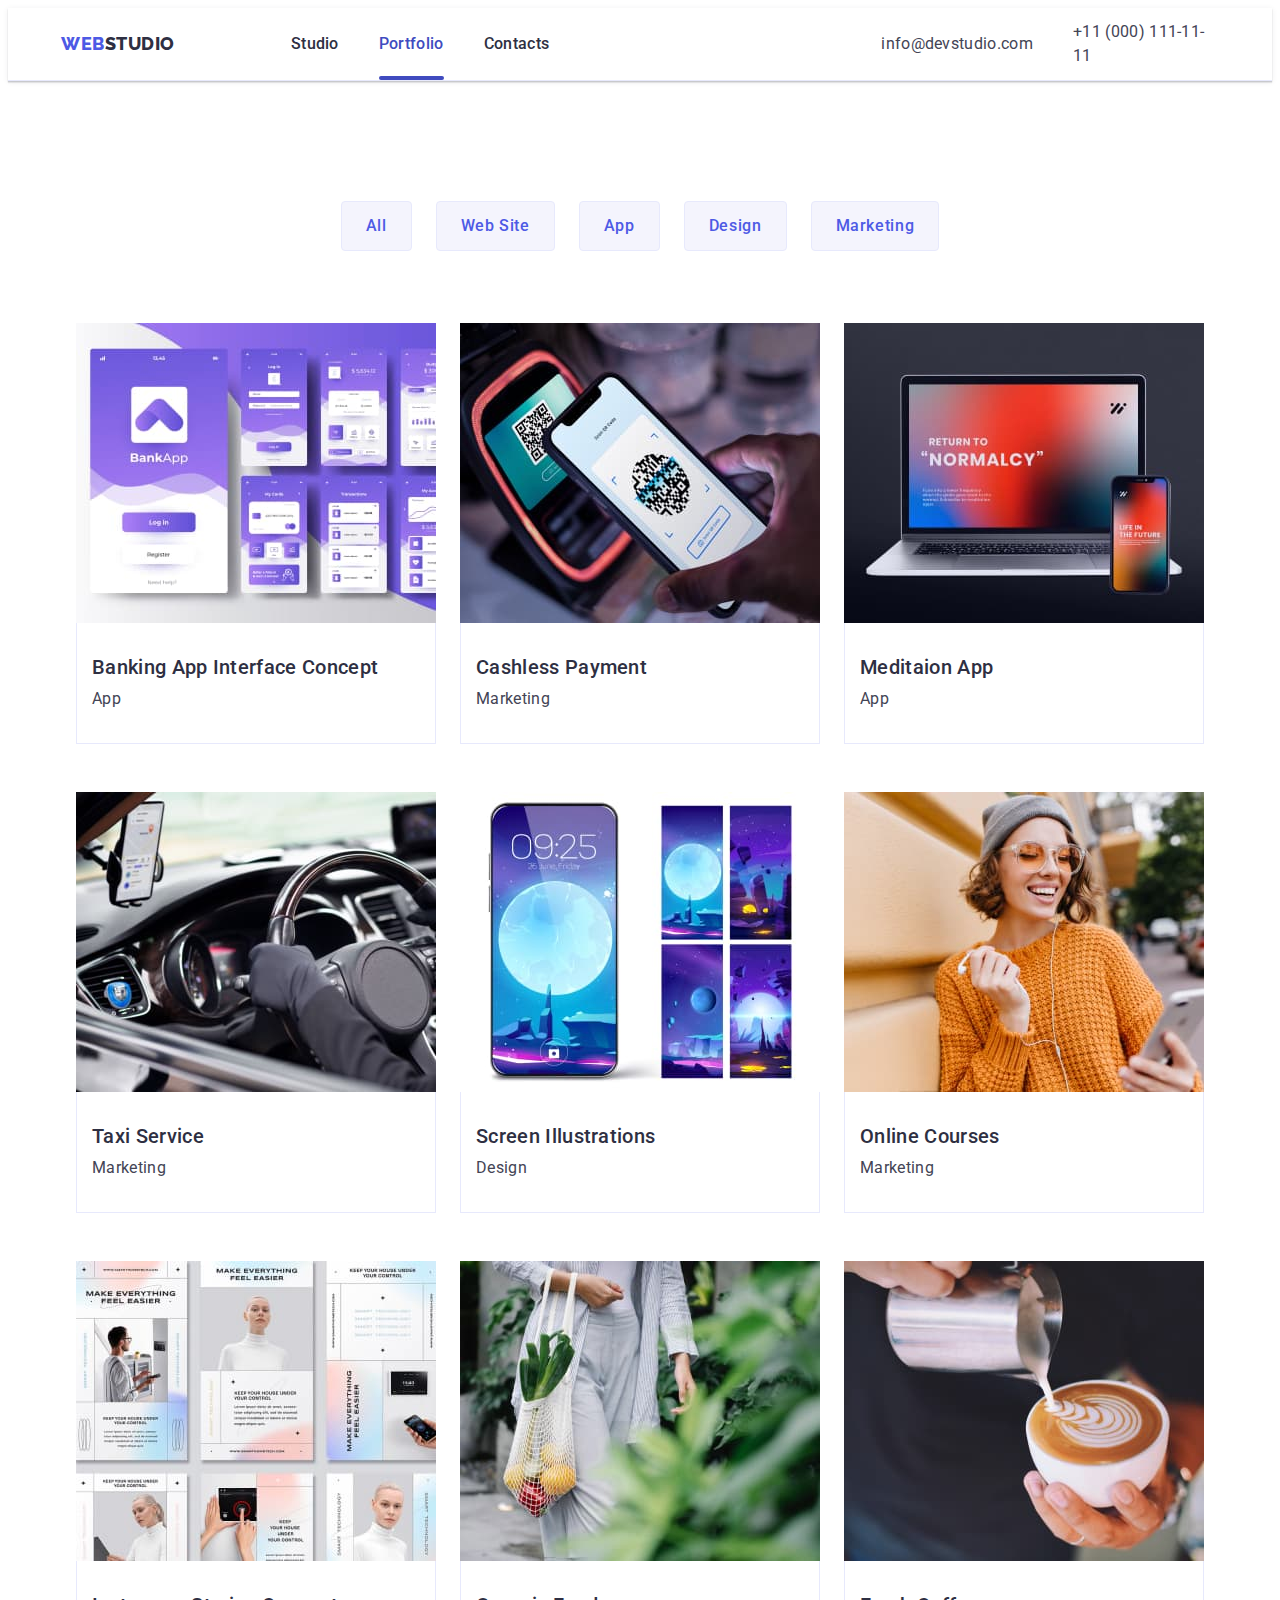
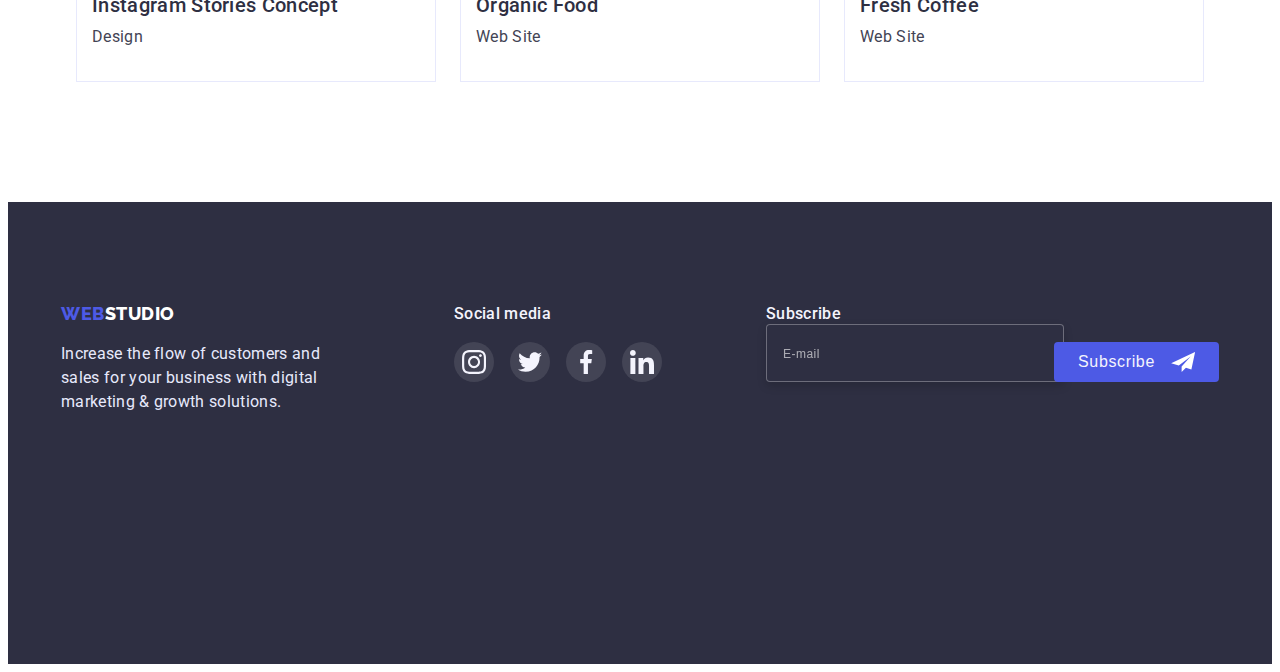
<file: portfolio.html>
<!DOCTYPE html>
<html lang="en">
	<head>
		<meta charset="UTF-8" />
		<meta http-equiv="X-UA-Compatible" content="IE=edge" />
		<meta name="viewport" content="width=device-width, initial-scale=1.0" />
		<title>Web Studio</title>
		<link
			rel="stylesheet"
			href="https://cdnjs.cloudflare.com/ajax/libs/modern-normalize/1.1.0/modern-normalize.min.css"
			integrity="sha512-wpPYUAdjBVSE4KJnH1VR1HeZfpl1ub8YT/NKx4PuQ5NmX2tKuGu6U/JRp5y+Y8XG2tV+wKQpNHVUX03MfMFn9Q=="
			crossorigin="anonymous"
			referrerpolicy="no-referrer"
		/>
		<link rel="preconnect" href="https://fonts.googleapis.com" />
		<link rel="preconnect" href="https://fonts.gstatic.com" crossorigin />
		<link
			href="https://fonts.googleapis.com/css2?family=Raleway:wght@800&family=Roboto:wght@300;400;500;700&display=swap"
			rel="stylesheet"
		/>
		<link rel="stylesheet" href="./css/styles.css" />
		<link rel="stylesheet" href="./css/mobile.css" />
		<link rel="stylesheet" href="./css/tablet.css" />
		<link rel="stylesheet" href="./css/desktop.css" />
	</head>
	<body>
		<!-- Navigation -->
		<header class="portfolio-header">
			<div class="container header-container">
				<nav class="site-nav nav-container">
					<a href="./index.html" class="logo web">Web<span class="logo studio">Studio</span></a>
					<ul class="header-list">
						<li class="header-item">
							<a href="./index.html" class="header-link link">Studio</a>
						</li>
						<li class="header-item">
							<a href="./portfolio.html" class="header-link link current">Portfolio</a>
						</li>
						<li class="header-item">
							<a href="" class="header-link link">Contacts</a>
						</li>
					</ul>
				</nav>
				<address class="address">
					<ul class="address-list">
						<li class="address-item">
							<a href="mailto:info@devstudio.com" class="address-link link">info@devstudio.com</a>
						</li>
						<li class="address-item">
							<a href="tel:+110001111111" class="address-link link">+11 (000) 111-11-11</a>
						</li>
					</ul>
				</address>
			</div>
		</header>
		<main>
			<!-- Buttons -->
			<section class="section portfolio">
				<div class="container">
					<h1 class="visually-hidden">Examples of projects</h1>
					<ul class="portfolio-btns-list list">
						<li class="portfolio-btns-item">
							<button type="button" class="btns">All</button>
						</li>
						<li class="portfolio-btns-item">
							<button type="button" class="btns">Web Site</button>
						</li>
						<li class="portfolio-btns-item">
							<button type="button" class="btns">App</button>
						</li>
						<li class="portfolio-btns-item">
							<button type="button" class="btns">Design</button>
						</li>
						<li class="portfolio-btns-item">
							<button type="button" class="btns">Marketing</button>
						</li>
					</ul>
				</div>
				<!-- Examples -->
				<div class="container">
					<ul class="portfolio-list list">
						<!-- Card 1 -->
						<li class="portfolio-item">
							<a href="" class="portfolio-item-link link">
								<div class="portfolio-overlay">
									<img src="./images/banking-app.jpg" alt="photo of Banking App" width="360" height="300" />
									<p class="overlay-desc"
										>14 Stylish and User-Friendly App Design Concepts · Task Manager App · Calorie Tracker App · Exotic
										Fruit Ecommerce App · Cloud Storage App</p
									>
								</div>
								<div class="portfolio-box">
									<h2 class="portfolio-title">Banking App Interface Concept</h2>
									<p class="portfolio-text">App</p>
								</div>
							</a>
						</li>

						<!-- Card 2 -->
						<li class="portfolio-item">
							<a href="" class="portfolio-item-link link">
								<div class="portfolio-overlay">
									<img src="./images/cashless.jpg" alt="transactions by phone" width="360" height="300" />
									<p class="overlay-desc"
										>14 Stylish and User-Friendly App Design Concepts · Task Manager App · Calorie Tracker App · Exotic
										Fruit Ecommerce App · Cloud Storage App</p
									>
								</div>
								<div class="portfolio-box">
									<h2 class="portfolio-title">Cashless Payment</h2>
									<p class="portfolio-text">Marketing</p>
								</div>
							</a>
						</li>

						<!-- Card 3 -->
						<li class="portfolio-item">
							<a href="" class="portfolio-item-link link">
								<div class="portfolio-overlay">
									<img src="./images/meditation.jpg" alt="laptop and smartphone" width="360" height="300" />
									<p class="overlay-desc"
										>14 Stylish and User-Friendly App Design Concepts · Task Manager App · Calorie Tracker App · Exotic
										Fruit Ecommerce App · Cloud Storage App</p
									>
								</div>
								<div class="portfolio-box">
									<h2 class="portfolio-title">Meditaion App</h2>
									<p class="portfolio-text">App</p>
								</div>
							</a>
						</li>

						<!-- Card 4 -->
						<li class="portfolio-item">
							<a href="" class="portfolio-item-link link">
								<div class="portfolio-overlay">
									<img src="./images/taxi.jpg" alt="steering wheel" width="360" height="300" />
									<p class="overlay-desc"
										>14 Stylish and User-Friendly App Design Concepts · Task Manager App · Calorie Tracker App · Exotic
										Fruit Ecommerce App · Cloud Storage App</p
									>
								</div>
								<div class="portfolio-box">
									<h2 class="portfolio-title">Taxi Service</h2>
									<p class="portfolio-text">Marketing</p>
								</div>
							</a>
						</li>

						<!-- Card 5 -->
						<li class="portfolio-item">
							<a href="" class="portfolio-item-link link">
								<div class="portfolio-overlay">
									<img src="./images/screen.jpg" alt="smartphone screen" width="360" height="300" />
									<p class="overlay-desc"
										>14 Stylish and User-Friendly App Design Concepts · Task Manager App · Calorie Tracker App · Exotic
										Fruit Ecommerce App · Cloud Storage App</p
									>
								</div>
								<div class="portfolio-box">
									<h2 class="portfolio-title">Screen Illustrations</h2>
									<p class="portfolio-text">Design</p>
								</div>
							</a>
						</li>

						<!-- Card 6 -->
						<li class="portfolio-item">
							<a href="" class="portfolio-item-link link">
								<div class="portfolio-overlay">
									<img src="./images/courses.jpg" alt="girl with headphones" width="360" height="300" />
									<p class="overlay-desc"
										>14 Stylish and User-Friendly App Design Concepts · Task Manager App · Calorie Tracker App · Exotic
										Fruit Ecommerce App · Cloud Storage App</p
									>
								</div>
								<div class="portfolio-box">
									<h2 class="portfolio-title">Online Courses</h2>
									<p class="portfolio-text">Marketing</p>
								</div>
							</a>
						</li>

						<!-- Card 7 -->
						<li class="portfolio-item">
							<a href="" class="portfolio-item-link link">
								<div class="portfolio-overlay">
									<img src="./images/insta-stories.jpg" alt="examples of design of stories" width="360" height="300" />
									<p class="overlay-desc"
										>14 Stylish and User-Friendly App Design Concepts · Task Manager App · Calorie Tracker App · Exotic
										Fruit Ecommerce App · Cloud Storage App</p
									>
								</div>
								<div class="portfolio-box">
									<h2 class="portfolio-title">Instagram Stories Concept</h2>
									<p class="portfolio-text">Design</p>
								</div>
							</a>
						</li>

						<!-- Card 8 -->
						<li class="portfolio-item">
							<a href="" class="portfolio-item-link link">
								<div class="portfolio-overlay">
									<img src="./images/food.jpg" alt="fruits in bag" width="360" height="300" />
									<p class="overlay-desc"
										>14 Stylish and User-Friendly App Design Concepts · Task Manager App · Calorie Tracker App · Exotic
										Fruit Ecommerce App · Cloud Storage App</p
									>
								</div>
								<div class="portfolio-box">
									<h2 class="portfolio-title">Organic Food</h2>
									<p class="portfolio-text">Web Site</p>
								</div>
							</a>
						</li>

						<!-- Card 9 -->
						<li class="portfolio-item">
							<a href="" class="portfolio-item-link link">
								<div class="portfolio-overlay">
									<img src="./images/coffe.jpg" alt="the cup of coffee" width="360" height="300" />
									<p class="overlay-desc"
										>14 Stylish and User-Friendly App Design Concepts · Task Manager App · Calorie Tracker App · Exotic
										Fruit Ecommerce App · Cloud Storage App</p
									>
								</div>
								<div class="portfolio-box">
									<h2 class="portfolio-title">Fresh Coffee</h2>
									<p class="portfolio-text">Web Site</p>
								</div>
							</a>
						</li>
					</ul>
				</div>
			</section>
		</main>
		<footer class="section footer">
			<div class="big-footer-container container">
				<div class="first-footer-container">
					<a href="./index.html" class="logo web">Web<span class="logo studio-white">Studio</span></a>
					<p class="footer-text">
						Increase the flow of customers and sales for your business with digital marketing & growth solutions.
					</p>
				</div>
				<div class="secondary-footer-container">
					<h3 class="footer-social-subtitle">Social media</h3>
					<ul class="footer-social-list list">
						<li class="footer-social-item"
							><a href="" class="footer-social-link link">
								<svg class="team-social-icon" width="24" height="24">
									<use href="./images/symbol-defs.svg#icon-instagram"></use>
								</svg> </a
						></li>
						<li class="footer-social-item"
							><a href="" class="footer-social-link link">
								<svg class="team-social-icon" width="24" height="24">
									<use href="./images/symbol-defs.svg#icon-twitter"></use>
								</svg> </a
						></li>
						<li class="footer-social-item"
							><a href="" class="footer-social-link link">
								<svg class="team-social-icon" width="24" height="24">
									<use href="./images/symbol-defs.svg#icon-facebook"></use>
								</svg> </a
						></li>
						<li class="footer-social-item"
							><a href="" class="footer-social-link link">
								<svg class="team-social-icon" width="24" height="24">
									<use href="./images/symbol-defs.svg#icon-linkedin"></use>
								</svg> </a
						></li>
					</ul>
				</div>
				<div class="third-footer-container">
					<form class="footer-form" name="subscribe">
						<p class="footer-subscribe-subtitle">Subscribe</p>
						<label for=""><input class="subscribe-input" type="email" name="email" id="" placeholder="E-mail" /></label>
						<button type="submit" class="subscribe-btn btn"
							>Subscribe
							<svg class="subscribe-icon" width="24" height="20">
								<use href="./images/symbol-defs.svg#icon-telegram"></use>
							</svg>
						</button>
					</form>
				</div>
			</div>
		</footer>
	</body>
</html>
</file>
<file: css/styles.css>
:root {
	--primary-brand: #4d5ae5;
	--pressed-state: #404bbf;
	--dark: #2e2f42;
	--success: #31d0aa;
	--text: #434455;
	--subtle-text: #8e8f99;
	--accent: #e7e9fc;
	--light: #f4f4fd;
	--modal-overlay: rgba(46, 47, 66, 0.4);
	--hero-background: #2e2f42;
	--hero-text: white;
	--secondary-font: "Raleway", sans-serif;
	--subtitle-margin-bottom: 8px;
	--title-margin-bottom: 72px;
}

h1,
h2,
h3,
h4,
h5,
h6,
p {
	margin: 0;
}
a {
	text-decoration: none;
}
ul {
	list-style: none;
	margin: 0;
	padding: 0;
}
img {
	display: block;
	width: 100%;
	height: auto;
}

/* body */
body {
	font-family: "Roboto", sans-serif;
	font-weight: normal;
	font-size: 16px;
	line-height: 1.5;
	letter-spacing: 0.02em;
	color: var(--text);
}
.container {
	width: 100%;
	padding: 0 15px;
	margin: 0 auto;
}
.link {
	text-decoration: none;
	color: var(--text);
}
.list {
	display: flex;
	gap: 24px;
}
.visually-hidden {
	position: absolute;
	width: 1px;
	height: 1px;
	margin: -1px;
	border: 0;
	padding: 0;
	white-space: nowrap;
	clip-path: inset(100%);
	clip: rect(0 0 0 0);
	overflow: hidden;
}
.section {
	padding-top: 96px;
	padding-bottom: 96px;
	text-align: center;
}

/* Header ------ Navigation */
.portfolio-header {
	border-bottom: 1px solid #e7e9fc;
	box-shadow: 0px 1px 6px 0px rgba(46, 47, 66, 0.08), 0px 1px 1px 0px rgba(46, 47, 66, 0.16),
		0px 2px 1px 0px rgba(46, 47, 66, 0.08);
}
/* Mobile Only */
@media screen and (min-width: 320px) and (max-width: 767px) {
	.header-container {
		display: flex;
		justify-content: space-between;
		height: 70px;
	}
	.burger-btn {
		background-color: transparent;
		border: none;
		padding: 0;
		line-height: 0;
		cursor: pointer;
	}
	.mobile-menu-wrap {
		display: flex;
		flex-direction: column;
		min-width: 318px;
		width: 100%;
		height: 100%;
		position: fixed;
		top: 0;
		right: 0;
		padding-top: 80px;
		padding-left: 40px;
		padding-bottom: 40px;

		background-color: #fff;
		/* box-shadow: 0px 2px 1px rgba(46, 47, 66, 0.08), 0px 1px 1px rgba(46, 47, 66, 0.16), 0px 1px 6px rgba(46, 47, 66, 0.08); */
		opacity: 0;
		visibility: none;
		pointer-events: none;
		transition: opacity 250ms cubic-bezier(0.4, 0, 0.2, 1), visibility 250ms cubic-bezier(0.4, 0, 0.2, 1);
	}
	.mobile-menu-wrap.is-open {
		opacity: 1;
		visibility: visible;
		pointer-events: auto;
	}
	.menu-close {
		position: absolute;
		top: 24px;
		right: 24px;
		width: 24px;
		height: 24px;
		border: 1px solid rgba(0, 0, 0, 0.1);
		border-radius: 50%;
		cursor: pointer;
		background-color: var(--accent);
		color: var(--hero-background);

		display: flex;
		justify-content: center;
		align-items: center;

		transition: transform, color, background-color;
		transition-duration: 250ms;
		transition-timing-function: cubic-bezier(0.4, 0, 0.2, 1);
	}
	.menu-close:is(:hover, :focus) {
		background-color: var(--pressed-state);
		color: var(--light);
		transform: scale(1.2);
	}
	.nav-container {
		display: flex;
		flex-direction: column;
		gap: 40px;
		margin-bottom: 248px;
	}
	.header-list {
		display: flex;
		flex-direction: column;
		gap: 40px;
	}
	.header-link {
		font-weight: 700;
		font-size: 36px;
		line-height: 1.11;
		letter-spacing: 0.02em;
		color: var(--dark);
	}
	.header-link:is(:hover, :focus) {
		color: var(--pressed-state);
	}
	.current-mob {
		color: var(--pressed-state);
	}
	.address-container {
		margin-bottom: 48px;
	}
	.address-list {
		display: flex;
		flex-direction: column-reverse;
		gap: 40px;
	}
	.address-item {
		display: flex;
	}
	.address-link {
		font-style: normal;
		font-weight: 500;
		font-size: 20px;
		line-height: 1.2;
		letter-spacing: 0.02em;
		color: var(--text);
		transition-property: color;
		transition-duration: 250ms;
		transition-timing-function: cubic-bezier(0.4, 0, 0.2, 1);
	}
	.address-link:hover,
	.address-link:focus {
		color: var(--pressed-state);
	}
	.tel {
		font-weight: 600;
		font-size: 36px;
		line-height: 1.11;
		color: var(--pressed-state);
	}
	.menu-sotial-wrap {
		display: flex;
	}
	.menu-social-list {
		display: flex;
		gap: 56px;
		justify-content: flex-start;
	}
	.menu-sotial-item {
		width: 40px;
		height: 40px;
	}
	.menu-social-link {
		display: flex;
		justify-content: center;
		align-items: center;
		width: 100%;
		height: 100%;
		border-radius: 50%;
		background-color: var(--primary-brand);

		transition-property: background-color;
		transition-duration: 250ms;
		transition-timing-function: cubic-bezier(0.4, 0, 0.2, 1);
	}
	.menu-social-link:hover,
	.menu-social-link:focus {
		background-color: var(--pressed-state);
	}
}

.logo {
	font-family: var(--secondary-font);
	font-weight: 800;
	font-size: 18px;
	line-height: 1.3;
	display: flex;
	align-items: center;
	letter-spacing: 0.03em;
	text-transform: uppercase;
	text-decoration: none;
}

.web {
	color: var(--primary-brand);
}

.logo.web {
	margin-right: 76px;
}
.studio {
	color: var(--dark);
}

.header-link {
	font-weight: 500;
}
.header-link:is(:hover, :focus) {
	color: var(--pressed-state);
}

/* Hero */

.hero {
	background-image: linear-gradient(rgba(46, 47, 66, 0.7), rgba(46, 47, 66, 0.7)), url(../images/hero-bg-mob.jpg);
	background-repeat: no-repeat;
	background-position: center;
	background-size: cover;
	text-align: center;
	padding: 112px 0;
}
@media screen and (min-device-pixel-ratio: 2), (min-resolution: 192dpi), (min-resolution: 2dppx) {
	.hero {
		background-image: linear-gradient(rgba(46, 47, 66, 0.7), rgba(46, 47, 66, 0.7)), url(../images/hero-bg-mob-2x.jpg);
	}
}
.hero-title {
	font-weight: 700;
	font-size: 36px;
	line-height: 1.1;
	color: var(--hero-text);

	margin-bottom: 72px;
	margin-right: auto;
	margin-left: auto;
	max-width: 320px;
}
.hero-btn {
	display: flex;
	font-family: inherit;
	font-weight: 500;
	font-size: 16px;
	line-height: 1.5;
	cursor: pointer;
	background: var(--primary-brand);
	color: var(--hero-text);
	padding: 16px 32px;
	margin-right: auto;
	margin-left: auto;
	gap: 10px;
	border-radius: 4px;
	border: none;
	/* box-shadow: 0px 4px 4px rgba(0, 0, 0, 0.15); */
	min-width: 169px;

	transition-property: background-color, opacity;
	transition-duration: 250ms;
	transition-timing-function: cubic-bezier(0.4, 0, 0.2, 1);
}
.hero-btn:hover,
.hero-btn:focus {
	background-color: var(--pressed-state);
	opacity: 0.9;
}

/* Section 1 */

.advantages {
	padding-top: 96px;
	padding-bottom: 96px;
}
.advantages-list {
	display: flex;
	flex-direction: column;
	align-items: flex-start;
	padding: 0px;
	gap: 72px;
}
.advantages-item {
}
.advantages-container {
	display: none;
}
.advantages-icon {
}
.advantages-item-subtitle {
	margin-bottom: var(--subtitle-margin-bottom);
	font-weight: 700;
	font-size: 36px;
	line-height: 1.11;
	color: var(--dark);
	text-align: center;
}
.advantages-item-text {
	text-align: left;
	max-width: 356px;
	font-weight: 500;
}

/* Section 2 */

.activities {
	display: none;
}

/* Section 3 */

.team {
	background-color: var(--light);
}
.team-container {
	max-width: 264px;
}

.team-title {
	font-weight: 700;
	font-size: 36px;
	line-height: 1.1;
	margin-bottom: 91px;
}
.team-list {
	display: flex;
	flex-wrap: wrap;
	justify-content: center;
	align-items: center;
	margin-right: auto;
	margin-left: auto;
	padding: 0px 0px;
	gap: 72px;
}
.team-item {
	background-color: #fff;
	box-shadow: 0px 2px 1px 0px rgba(46, 47, 66, 0.08), 0px 1px 1px 0px rgba(46, 47, 66, 0.16),
		0px 1px 6px 0px rgba(46, 47, 66, 0.08);
}
.img-box {
	padding: 32px 16px;
	text-align: center;
	border-top: none;
}
.team-item-subtitle {
	font-weight: 500;
	font-size: 20px;
	line-height: 1.2;
	color: var(--dark);
	margin-bottom: var(--subtitle-margin-bottom);
}
.team-item-text {
	margin-bottom: 8px;
}
.team-social-list {
	display: flex;
	gap: 24px;
	justify-content: center;
}
.team-sotial-item {
	width: 40px;
	height: 40px;
}
.team-social-link {
	display: flex;
	justify-content: center;
	align-items: center;
	width: 100%;
	height: 100%;
	border-radius: 50%;
	background-color: var(--primary-brand);

	transition-property: background-color;
	transition-duration: 250ms;
	transition-timing-function: cubic-bezier(0.4, 0, 0.2, 1);
}
.team-social-link:hover,
.team-social-link:focus {
	background-color: var(--pressed-state);
}

/* Section 4 */
.section.customers {
}
.container.customers {
}
.customers-title {
	font-weight: 700;
	font-size: 36px;
	line-height: 1.1;
	margin-bottom: var(--title-margin-bottom);
}
.customers-list {
	display: flex;
	flex-wrap: wrap;
	justify-content: center;
	row-gap: 72px;
	column-gap: 16px;
	width: 100%;
}
.customers-item {
	flex-basis: calc((100% - 16px) / 2);
}
.customer-link {
	display: flex;
	justify-content: center;
	align-items: center;
	width: 190px;
	height: 88px;
	color: var(--subtle-text);
	border: 1px solid var(--subtle-text);
	border-radius: 4px;

	transition-property: color, border-color;
	transition-duration: 250ms;
	transition-timing-function: cubic-bezier(0.4, 0, 0.2, 1);
}
.customer-link:hover,
.customer-link:focus {
	color: var(--pressed-state);
	border-color: var(--pressed-state);
}
.customers-icon {
	fill: currentColor;
}
/* Buttons */

.portfolio {
	padding-top: 96px;
	padding-bottom: 84px;
}
.portfolio-btns-list {
	justify-content: center;
	margin-bottom: 72px;
}
.portfolio-btns-item {
}
.btns {
	font-family: inherit;
	font-weight: 500;
	font-size: 16px;
	line-height: 1.5;
	letter-spacing: 0.04em;
	color: var(--primary-brand);
	background-color: var(--light);
	cursor: pointer;
	padding: 12px 24px;
	border: 1px solid #e7e9fc;
	border-radius: 4px;

	transition-property: color, border-color, background-color, box-shadow;
	transition-duration: 250ms;
	transition-timing-function: cubic-bezier(0.4, 0, 0.2, 1);
}
.btns:hover,
.btns:focus {
	color: var(--hero-text);
	background-color: var(--pressed-state);
	border-color: transparent;
	box-shadow: 0px 2px 2px 0px rgba(0, 0, 0, 0.12), 0px 2px 1px 0px rgba(0, 0, 0, 0.08),
		0px 3px 1px 0px rgba(0, 0, 0, 0.1);
}

/* Examples */
.portfolio-list {
	padding-left: 0;
	margin-right: 0;
	justify-content: center;
	column-gap: 24px;
	row-gap: 48px;
	flex-wrap: wrap;
	flex-basis: calc((100%-48px) / 3);
}
.portfolio-item {
}
.portfolio-overlay {
	position: relative;
	overflow: hidden;
}
.overlay-desc {
	position: absolute;
	top: 0;
	left: 0;
	width: 100%;
	height: 100%;

	font-weight: 400;
	font-size: 16px;
	line-height: 1.5;
	letter-spacing: 0.02em;
	padding: 40px 32px 0;

	color: #fff;
	background-color: rgba(77, 90, 229, 1);

	opacity: 0;
	transform: translateY(100%);
	transition-property: transform, opacity;
	transition-duration: 250ms;
	transition-timing-function: cubic-bezier(0.4, 0, 0.2, 1);
	overflow: auto;
}
.portfolio-item-link {
	display: block;

	transition-property: box-shadow;
	transition-duration: 250ms;
	transition-timing-function: cubic-bezier(0.4, 0, 0.2, 1);
}
.portfolio-item-link:hover,
.portfolio-item-link:focus {
	box-shadow: 0px 2px 1px 0px rgba(46, 47, 66, 0.08), 0px 1px 1px 0px rgba(46, 47, 66, 0.16),
		0px 1px 6px 0px rgba(46, 47, 66, 0.08);
}
.portfolio-item-link:hover .overlay-desc,
.portfolio-item-link:focus .overlay-desc {
	transform: translateY(0);
	opacity: 1;
}
.portfolio-box {
	text-align: left;
	border: 1px solid var(--accent);
	border-top: none;
	margin: 0;
	padding: 32px 15px;
}
.portfolio-title {
	font-weight: 500;
	font-size: 20px;
	line-height: 1.2;
	color: var(--dark);
	margin-bottom: var(--subtitle-margin-bottom);
}
.portfolio-text {
}

/* Footer */

.section.footer {
	padding-top: 96px;
	padding-bottom: 96px;
}
.studio-white {
	color: var(--hero-text);
}
.footer {
	background-color: var(--dark);
}
.footer-text {
	color: var(--accent);
	width: 264px;
	text-align: justify;
	margin-top: 16px;
}
.big-footer-container {
	display: flex;
	flex-direction: column;
	align-items: center;
	/* gap: 72px; */
}
.first-footer-container {
	display: flex;
	flex-direction: column;
	align-items: center;
}
.footer.logo {
	margin: 0 auto;
}
.secondary-footer-container {
	display: flex;
	flex-direction: column;
	align-items: center;
	margin: 72px 0;
}
.footer-social-subtitle {
	font-weight: 500;
	font-size: 16px;
	line-height: 1.5;
	letter-spacing: 0.02em;

	color: var(--light);
	text-align: center;
	margin-bottom: 16px;
}
.footer-social-list {
	display: flex;
	gap: 16px;
}

.footer-social-item {
	width: 40px;
	height: 40px;
}
.footer-social-link {
	display: flex;
	justify-content: center;
	align-items: center;
	width: 100%;
	height: 100%;
	border-radius: 50%;
	background-color: rgba(255, 255, 255, 0.1);

	transition-property: background-color;
	transition-duration: 250ms;
	transition-timing-function: cubic-bezier(0.4, 0, 0.2, 1);
}
.footer-social-link:hover,
.footer-social-link:focus {
	background-color: var(--success);
}
.footer-social-icon {
}
.third-footer-container {
	display: flex;
	flex-direction: column;
	align-items: center;
}
.footer-form {
	display: flex;
	flex-direction: column;
	align-items: center;
}
.footer-subscribe-subtitle {
	font-weight: 500;
	font-size: 16px;
	line-height: 1.5;
	letter-spacing: 0.02em;
	color: var(--light);
	text-align: center;
}
.subscribe-input {
	margin: 16px 0;
	width: 318px;
	height: 40px;
	padding: 8px 16px;
	border: 1px solid rgba(255, 255, 255, 0.3);
	filter: drop-shadow(0px 4px 4px rgba(0, 0, 0, 0.15));
	border-radius: 4px;
	background-color: var(--dark);
	color: var(--light);
}
.subscribe-input::placeholder {
	font-weight: 400;
	font-size: 12px;
	line-height: 2;
	display: flex;
	align-items: center;
	letter-spacing: 0.04em;

	color: rgba(255, 255, 255, 0.6);
}
.subscribe-btn {
	display: flex;
	width: 165px;
	height: 40px;
	flex-direction: row;
	justify-content: center;
	align-items: center;
	padding: 8px 24px;
	gap: 16px;

	background: var(--primary-brand);
	border-radius: 4px;
	border: none;
	outline: none;

	font-weight: 500;
	font-size: 16px;
	line-height: 1.5;

	display: flex;
	align-items: center;
	text-align: center;
	letter-spacing: 0.04em;
	color: var(--light);

	transition: background-color;
	transition-duration: 250ms;
	transition-timing-function: cubic-bezier(0.4, 0, 0.2, 1);
}

.subscribe-btn:is(:hover, :focus) {
	background-color: var(--pressed-state);
}
.subscribe-icon {
	fill: currentColor;
}

/* Modal window*/
.backdrop {
	width: 100%;
	height: 100%;
	background-color: rgba(46, 47, 66, 0.4);
	position: fixed;
	top: 0;
	left: 0;

	transition: opacity, visibility, transform;
	transition-duration: 250ms;
	transition-timing-function: cubic-bezier(0.4, 0, 0.2, 1);
}
.modal {
	min-width: 318px;
	width: 408px;
	height: 576px;
	padding: 72px 24px 24px;
	background-color: #fcfcfc;
	border-radius: 4px;
	position: absolute;
	top: 50%;
	left: 50%;
	transform: translate(-50%, -50%);
	justify-content: center;
	align-items: center;
}
.modal-close {
	position: absolute;
	top: 24px;
	right: 24px;
	width: 24px;
	height: 24px;
	border: 1px solid rgba(0, 0, 0, 0.1);
	border-radius: 50%;
	cursor: pointer;
	background-color: var(--accent);
	color: var(--hero-background);

	display: flex;
	justify-content: center;
	align-items: center;

	transition: transform, color, background-color;
	transition-duration: 250ms;
	transition-timing-function: cubic-bezier(0.4, 0, 0.2, 1);
}
.modal-close:is(:hover, :focus) {
	background-color: var(--pressed-state);
	color: var(--light);
	transform: scale(1.2);
}
.modal-icon {
	fill: currentColor;
}
.is-hidden {
	opacity: 0;
	visibility: hidden;
	pointer-events: none;
}
.modal-title {
	font-weight: 500;
	font-size: 16px;
	line-height: 1.5;
	letter-spacing: 0.02em;
	color: var(--dark);
	text-align: center;
	margin-bottom: 16px;
}
.modal-form {
}
.form-checkbox {
}
.form-input-wrap {
	position: relative;
}
.form-text {
	display: block;
	margin-bottom: 4px;
	font-weight: 400;
	font-size: 12px;
	line-height: 1.33;
	letter-spacing: 0.04em;
	color: #8e8f99;
}
.form-textarea {
	display: block;
	/* min-width: 318px; */
	width: 360px;
	height: 120px;
	resize: none;
	border: 1px solid rgba(33, 33, 33, 0.2);
	border-radius: 4px;
	padding: 8px 16px;
	outline: none;
	margin-bottom: 8px;
}
.form-textarea:focus {
	border-color: var(--primary-brand);
}
.form-textarea::placeholder {
	font-size: 12px;
	line-height: 1.33;
	letter-spacing: 0.04em;
	color: rgba(117, 117, 117, 0.5);
}
.form-accepting {
	margin-right: 5px;
	margin-bottom: 24px;
}
.form-input {
	width: 360px;
	height: 40px;
	border: 1px solid rgba(33, 33, 33, 0.2);
	border-radius: 4px;
	padding: 8px 38px;
	margin-bottom: 8px;
	outline: transparent;
}
.form-input:focus {
	border-color: var(--primary-brand);
}
.form-input:focus + .form-icon {
	fill: var(--primary-brand);
}
.form-icon {
	position: absolute;
	left: 16px;
	top: 40%;
	transform: translateY(-50%);
}
.checkbox-wrap {
	display: flex;
	justify-content: flex-start;
	align-items: flex-start;
	gap: 8px;
}
.form-label-checkbox {
	display: flex;
	font-weight: 400;
	font-size: 12px;
	line-height: 1.33;
	letter-spacing: 0.04em;
	color: #757575;
}
.form-label-checkbox::before {
	content: "";
	display: block;
	width: 16px;
	height: 16px;
	color: var(--dark);
	border: 1.25px solid #2e2f42;
	border-radius: 2px;
	margin-right: 8px;
}

.policy-input:checked + .form-label-checkbox::before {
	background-color: var(--pressed-state);
	border: 1.25px solid #404bbf;
	border-radius: 2px;
	background-image: url(../images/vector.svg);
	background-size: 10px 8px;
	background-position: center;
	background-repeat: no-repeat;
}

.policy-link {
	color: var(--primary-brand);
	cursor: pointer;
}
.send-btn {
	display: flex;
	padding: 16px 32px;
	margin-top: 24px;

	position: absolute;
	width: 169px;
	height: 56px;
	bottom: 24px;
	right: 120px;

	background: #4d5ae5;
	box-shadow: 0px 4px 4px rgba(0, 0, 0, 0.15);
	border-radius: 4px;
	border: none;
	font-weight: 500;
	font-size: 16px;
	line-height: 1.5;

	display: flex;
	justify-content: center;
	align-items: center;
	text-align: center;
	letter-spacing: 0.04em;

	color: #ffffff;

	transition-property: background-color, opacity;
	transition-duration: 250ms;
	transition-timing-function: cubic-bezier(0.4, 0, 0.2, 1);
}

.send-btn:is(:hover, :focus) {
	background-color: var(--pressed-state);
	opacity: 0.9;
}
</file>
<file: css/mobile.css>
@media screen and (min-width: 480px) {
	.container {
		/* min-width: 288px; */
		max-width: 426px;
	}

	.section {
		padding-top: 96px;
		padding-bottom: 96px;
	}

	.hero {
		max-width: 100%;
	}
}

/* @media screen and (min-width: 320px) and (max-width: 767px) {
} */
</file>
<file: css/tablet.css>
@media screen and (min-width: 768px) {
	.container {
		max-width: 766px;
		align-items: center;
	}

	.section {
		padding-top: 96px;
		padding-bottom: 96px;
	}

	/* Navigation  */
	.header {
		display: flex;
		align-items: center;
		justify-content: space-between;
	}
	.portfolio-header {
		border-bottom: 1px solid #e7e9fc;
		box-shadow: 0px 1px 6px 0px rgba(46, 47, 66, 0.08), 0px 1px 1px 0px rgba(46, 47, 66, 0.16),
			0px 2px 1px 0px rgba(46, 47, 66, 0.08);
	}
	.header-container {
		display: flex;
		justify-content: space-between;
		align-items: center;
		margin: 0 auto;
	}
	.mobile-menu-wrap {
		display: flex;
		flex-direction: row;
	}
	.burger-btn {
		display: none;
	}
	.menu-close {
		display: none;
	}
	.site-nav {
	}
	.nav-container {
		display: flex;
		/* flex-direction: column; */
		gap: 40px;
		margin-right: 118px;
	}
	.logo {
		font-family: var(--secondary-font);
		font-weight: 800;
		font-size: 18px;
		line-height: 1.17;
		display: flex;
		align-items: center;
		letter-spacing: 0.03em;
		text-transform: uppercase;
		text-decoration: none;
	}

	.web {
		color: var(--primary-brand);
	}

	.logo.web {
		margin-right: 120px;
	}
	.studio {
		color: var(--dark);
	}
	.header-list {
		display: flex;
		gap: 40px;
		margin: 0;
		list-style: none;
		align-items: center;
	}
	.header-link {
		font-weight: 500;
		color: var(--dark);
		display: block;
		padding-top: 24px;
		/* padding-bottom: 24px; */
		padding-bottom: 20px;
		position: relative;
	}
	.header-link:is(:hover, :focus) {
		color: var(--pressed-state);
	}
	.current {
		color: var(--pressed-state);
	}
	.current::after {
		content: "";
		display: block;
		position: absolute;
		width: 100%;
		height: 4px;
		background-color: var(--pressed-state);
		border-radius: 2px;
		bottom: 0;
		left: 0;
	}

	.address-container {
		/* margin-top: 24px; */
		display: flex;
		align-items: center;
	}
	.address-list {
		display: flex;
		flex-direction: column;
		align-items: center;
		/* justify-content: center; */
		gap: 0px;
		/* margin-top: 24px;
		margin-bottom: 10px; */
	}

	.address-link {
		/* height: 16px; */
		font-style: normal;
		font-weight: 400;
		font-size: 12px;
		line-height: 1.33;
		color: var(--text);
		transition-property: color;
		transition-duration: 250ms;
		transition-timing-function: cubic-bezier(0.4, 0, 0.2, 1);
	}
	.address-link:hover,
	.address-link:focus {
		color: var(--pressed-state);
	}
	.menu-sotial-wrap {
		display: none;
	}
	/* Hero */
	.hero {
		background-image: linear-gradient(rgba(46, 47, 66, 0.7), rgba(46, 47, 66, 0.7)), url(../images/hero-bg-tab.jpg);
		padding: 112px 0 108px 0;
	}
	@media screen and (min-device-pixel-ratio: 2), (min-resolution: 192dpi), (min-resolution: 2dppx) {
		.hero {
			background-image: linear-gradient(rgba(46, 47, 66, 0.7), rgba(46, 47, 66, 0.7)), url(../images/hero-bg-tab-2x.jpg);
		}
	}
	.hero-title {
		font-size: 56px;
		max-width: 496px;
		margin-bottom: 40px;
	}

	/* Section 1 */

	.advantages {
		padding-top: 100px;
		padding-bottom: 92px;
	}
	.advantages-list {
		display: flex;
		margin: 0;
		flex-wrap: wrap;
		flex-direction: row;
		row-gap: 72px;
		column-gap: 24px;
	}
	.advantages-item {
		flex-basis: calc((100% - 24px) / 2);
	}
	.advantages-item-text {
		text-align: left;
		width: 356px;
	}

	/* Section 3 TEAM */
	.team-container {
		max-width: 766px;
	}
	.team-title {
		margin-bottom: 72px;
	}
	.team-list {
		flex-direction: row;
		row-gap: 64px;
		column-gap: 24px;
	}

	/* Section 4 */
	.container.customers {
		width: 552px;
		padding: 0;
	}
	.customers-list {
		column-gap: 24px;
	}

	.customers-item {
		flex-basis: calc((100% - 48px) / 3);
	}
	.customer-link {
		display: flex;
		justify-content: center;
		align-items: center;
		width: 168px;
	}
	/* Footer */
	.big-footer-container {
		display: flex;
		flex-direction: row;
		align-items: flex-start;
		justify-content: start;
		gap: 24px;
		position: relative;
		max-width: 552px;
		height: 262px;
		padding-top: 0;
		/* margin-left: 108px; */
	}
	.first-footer-container {
		/* margin-left: 108px; */
		justify-content: flex-start;
		align-items: start;
		padding: 0;
		/* padding-left: 15px; */
		width: 264px;
	}
	.footer.logo {
		margin: 0 auto 0 0;
	}
	.footer-text {
		margin-right: 0;
		margin-left: 0;
		text-align: left;
	}
	.secondary-footer-container {
		display: block;
		padding-left: 0;
		margin: 0;
	}
	.footer-social-subtitle {
		text-align: left;
		margin-top: 0;
	}
	.third-footer-container {
		position: absolute;
		bottom: 0;
		left: 0;
		padding-left: 15px;
		/* left: 108px; */
		/* padding-bottom: 96px; */
	}
	.footer-form {
		display: flex;
		gap: 24px;
		position: relative;
		min-width: 453px;
		min-height: 80px;
	}
	.footer-subscribe-subtitle {
		position: absolute;
		top: 0;
		left: 0;
		text-align: left;
	}
	.subscribe-input {
		position: absolute;
		bottom: 0;
		left: 0;
		width: 264px;
		margin: 0;
	}
	.subscribe-btn {
		position: absolute;
		left: 288px;
		bottom: 0;
	}
}
</file>
<file: css/desktop.css>
@media screen and (min-width: 1200px) {
	.container {
		max-width: 1158px;
	}

	.section {
		padding-top: 120px;
		padding-bottom: 120px;
	}
	/* Navigation  */
	.header-container {
		margin: 0 auto;
	}
	.header-link {
	padding-bottom: 24px;}
	.nav-container {
		margin-right: 332px;
	}
	.logo {
		line-height: 1.33;
	}
	.logo.web {
		margin-right: 76px;
	}
	.address-list {
		flex-direction: row;
		align-items: center;
		justify-content: center;
		gap: 40px;
	}
	.address-link {
		font-size: 16px;
		line-height: 1.5;}

		/* HERO */

		.hero {
			background-image: linear-gradient(rgba(46, 47, 66, 0.7), rgba(46, 47, 66, 0.7)), url(../images/hero-bg.jpg);
			background-size: 1440px;
			padding: 188px 0;
		}
		@media screen and (min-device-pixel-ratio: 2), (min-resolution: 192dpi), (min-resolution: 2dppx) {
			.hero {
				background-image: linear-gradient(rgba(46, 47, 66, 0.7), rgba(46, 47, 66, 0.7)), url(../images/hero-bg-2x.jpg);
			}
		}
		.hero-title {
			margin-bottom: 48px;
		}

		/* Section 1 */
		.advantages-list {
			display: flex;
			flex-direction: row;
			flex-wrap: nowrap;
			gap: 24px;
		}
		.advantages-item {
			flex-basis: calc((100% - 72px) / 4);
		}
		.advantages-item-subtitle {
			margin-bottom: var(--subtitle-margin-bottom);
			font-weight: 500;
			font-size: 20px;
			line-height: 1.11;
			color: var(--dark);
			text-align: left;
		}
		.advantages-container {
			display: flex;
			align-items: center;
			justify-content: center;
			min-width: 264px;
			min-height: 112px;
			background-color: var(--light);
			margin-bottom: 8px;
		}
		.advantages-item-text {
			text-align: left;
			width: 264px;
			font-weight: 400;
		}

		/* Section 2 */

		.activities {
			display: block;
			padding-top: 0;
		}
		.activities-title {
			font-weight: 700;
			font-size: 36px;
			line-height: 1.1;
			color: var(--dark);
			margin-bottom: var(--title-margin-bottom);
		}

		/* Section 3 TEAM */
		.team-container {
			max-width: 1158px;
		}
		.team-list {
			flex-wrap: nowrap;
			margin: 0;
		}

		/* Section 4 */
		.section.customers {
			padding-top: 130px;
		}
		.customers-list {
			flex-wrap: nowrap;
		}
		.customer-link {
			width: 168px;
		}
		/* Footer */

		.section.footer {
			padding-top: 100px;
			padding-bottom: 100px;
		}
		.footer-text {
			text-align: left;
		}
		.big-footer-container {
			flex-direction: row;
			justify-content: space-between;
			max-width: 1158px;
		}
		.first-footer-container {
			margin-left: 0;
			margin-right: 90px;
			padding-left: 0;
		}
		.footer.logo {
			margin: 0;
		}
		.secondary-footer-container {
			display: block;
			margin-left: 0;
			margin-right: 65px;
		}
		.footer-social-subtitle {
			text-align: left;
		}
		.third-footer-container {
			position: static;
			/*bottom: 0;
		left: 0; */
			padding-left: 0;
			/* left: 108px; */
			/* padding-bottom: 96px; */
		}
		.footer-form {
			display: block;
			position: relative;
			min-width: 453px;
			min-height: 80px;
		}
		.footer-subscribe-subtitle {
			position: absolute;
			top: 0;
			left: 0;
		}
		.subscribe-input {
			position: absolute;
			bottom: 0;
			left: 0;
			width: 264px;
			margin: 0;
		}
		.subscribe-btn {
			position: absolute;
			right: 0;
			bottom: 0;
		}
	}
}
</file>
